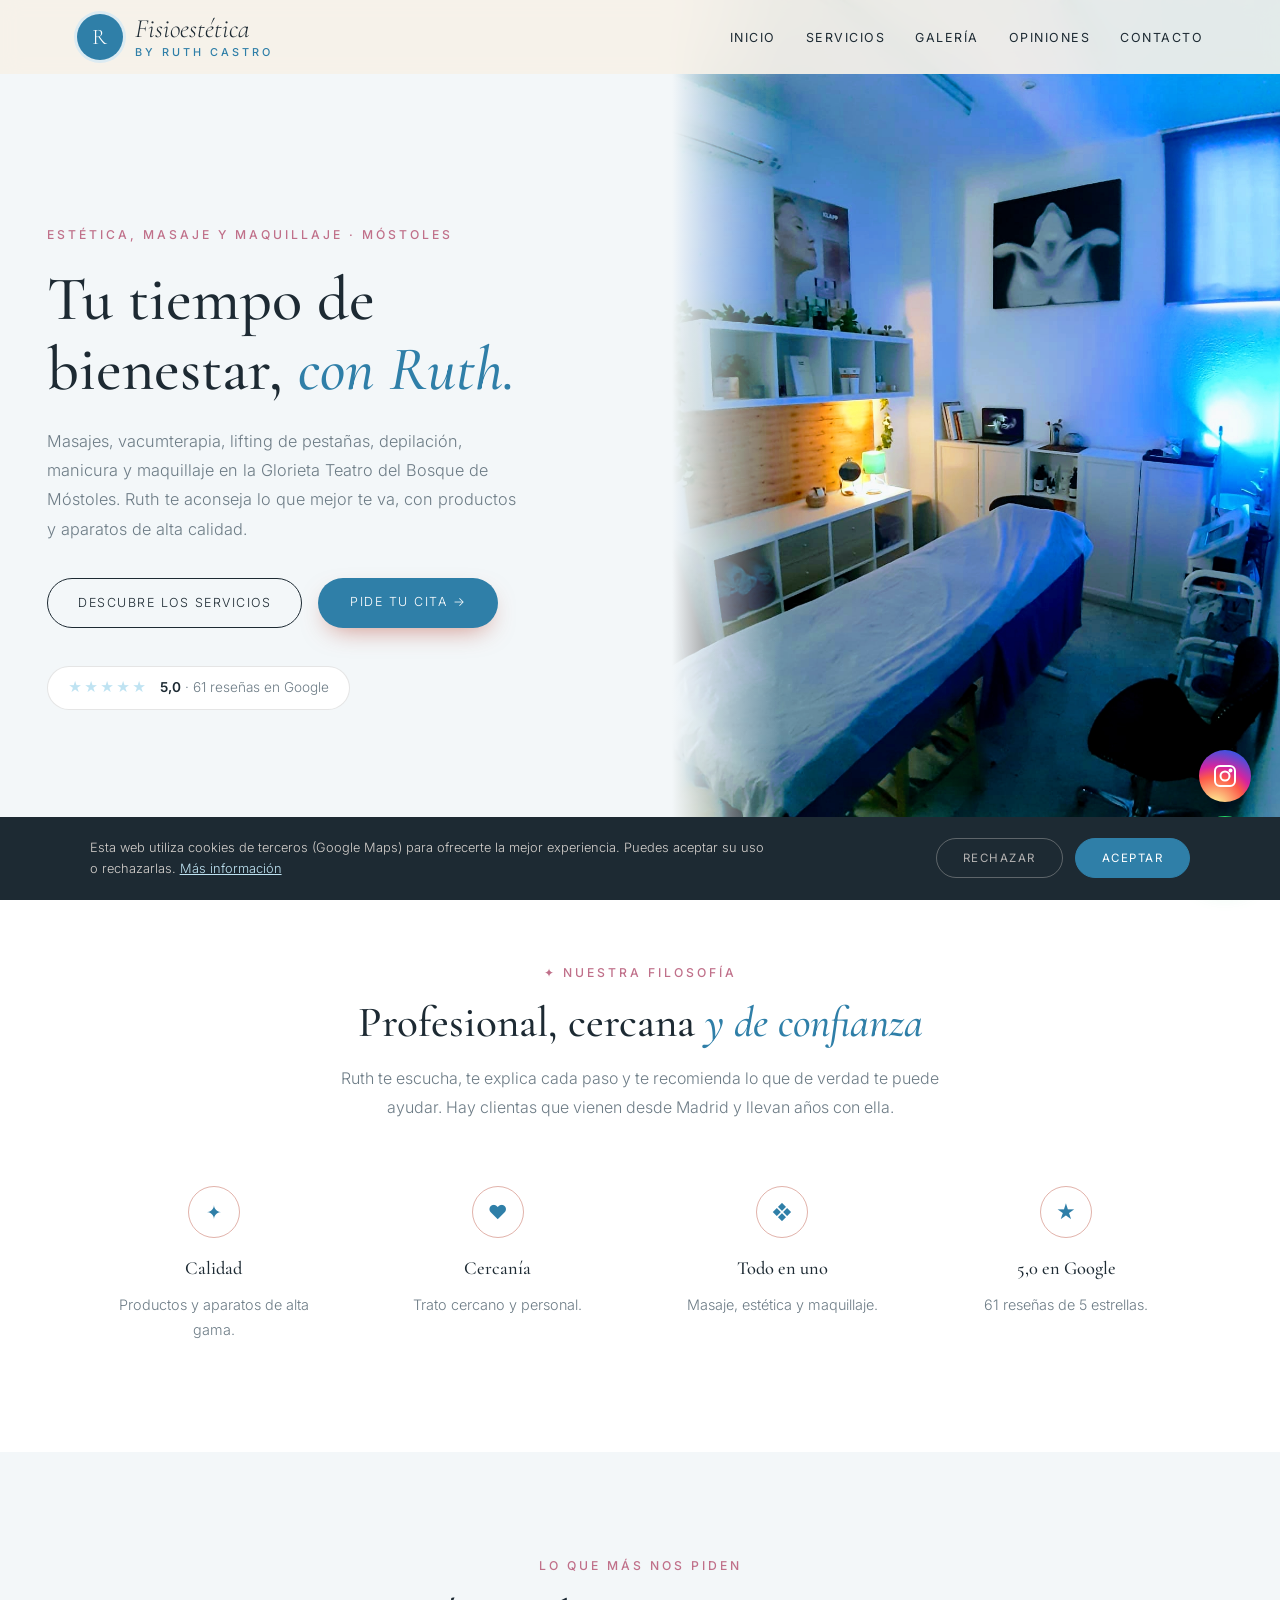
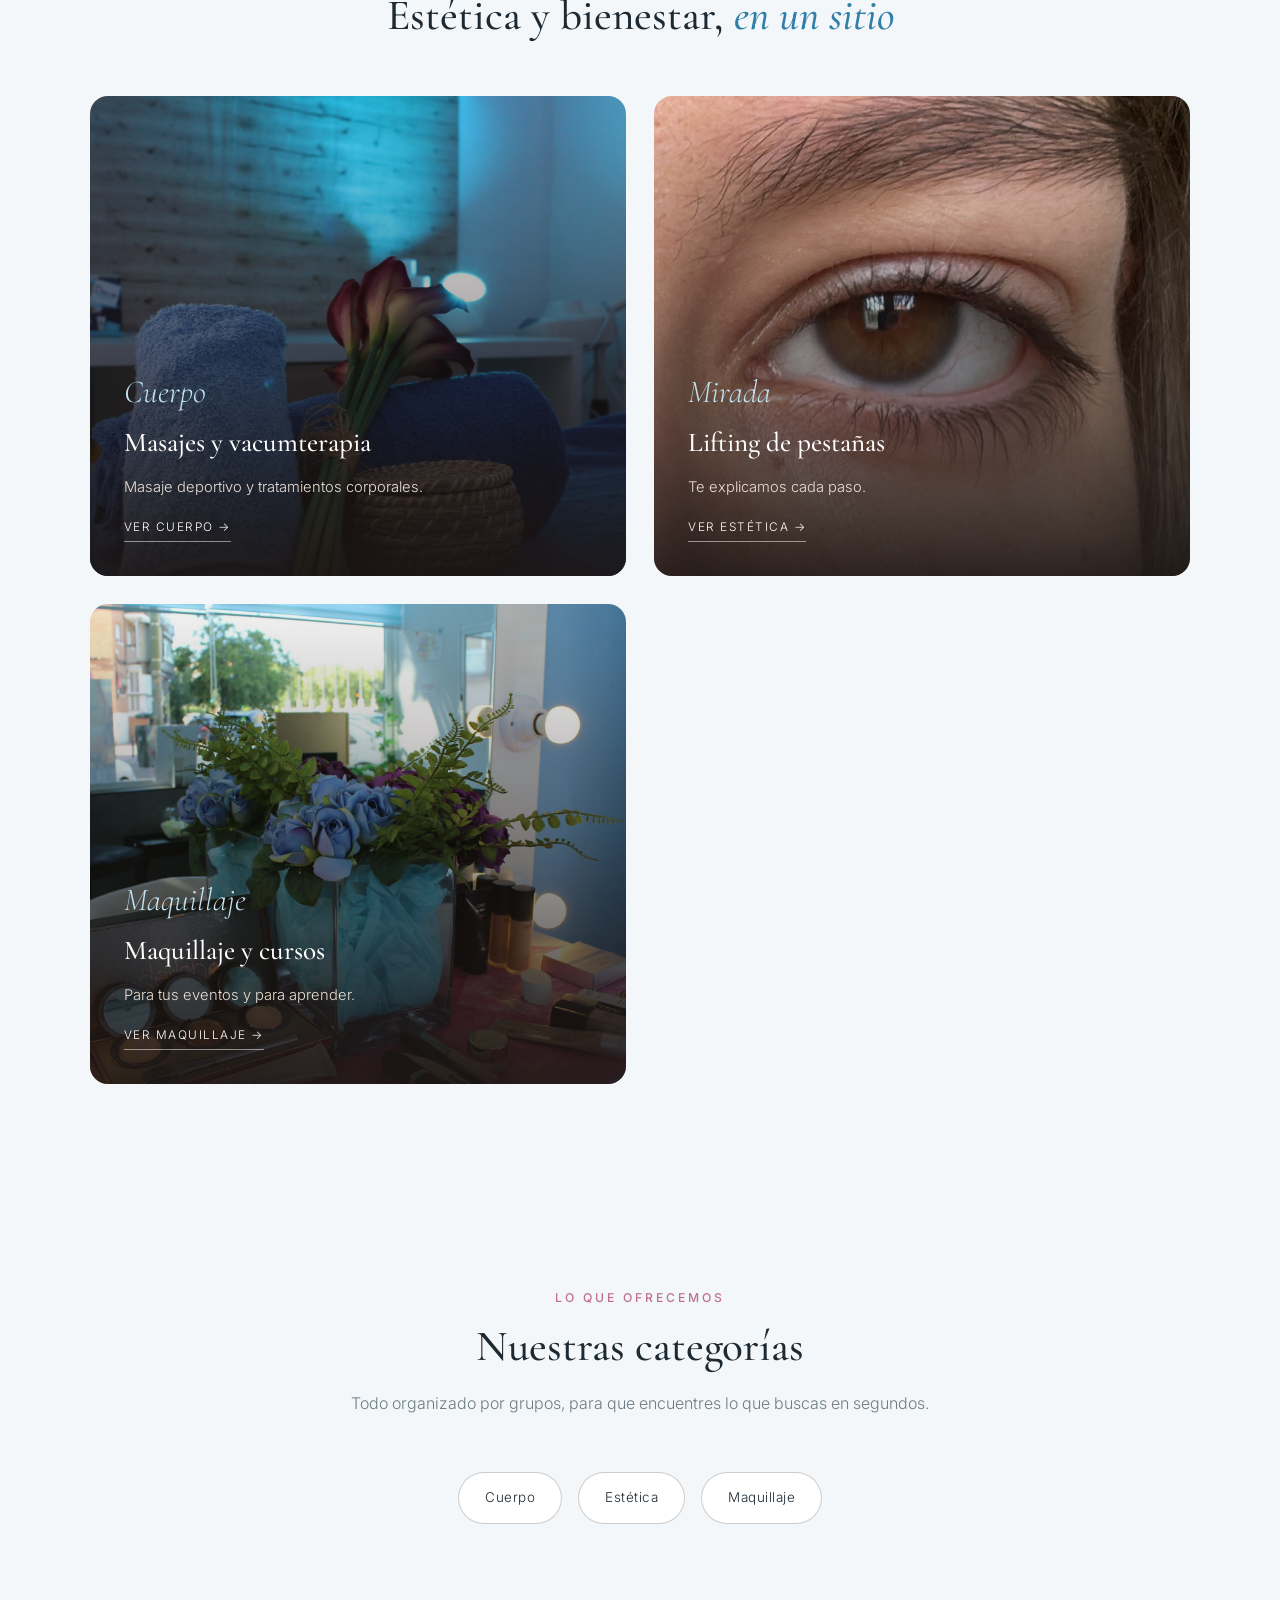
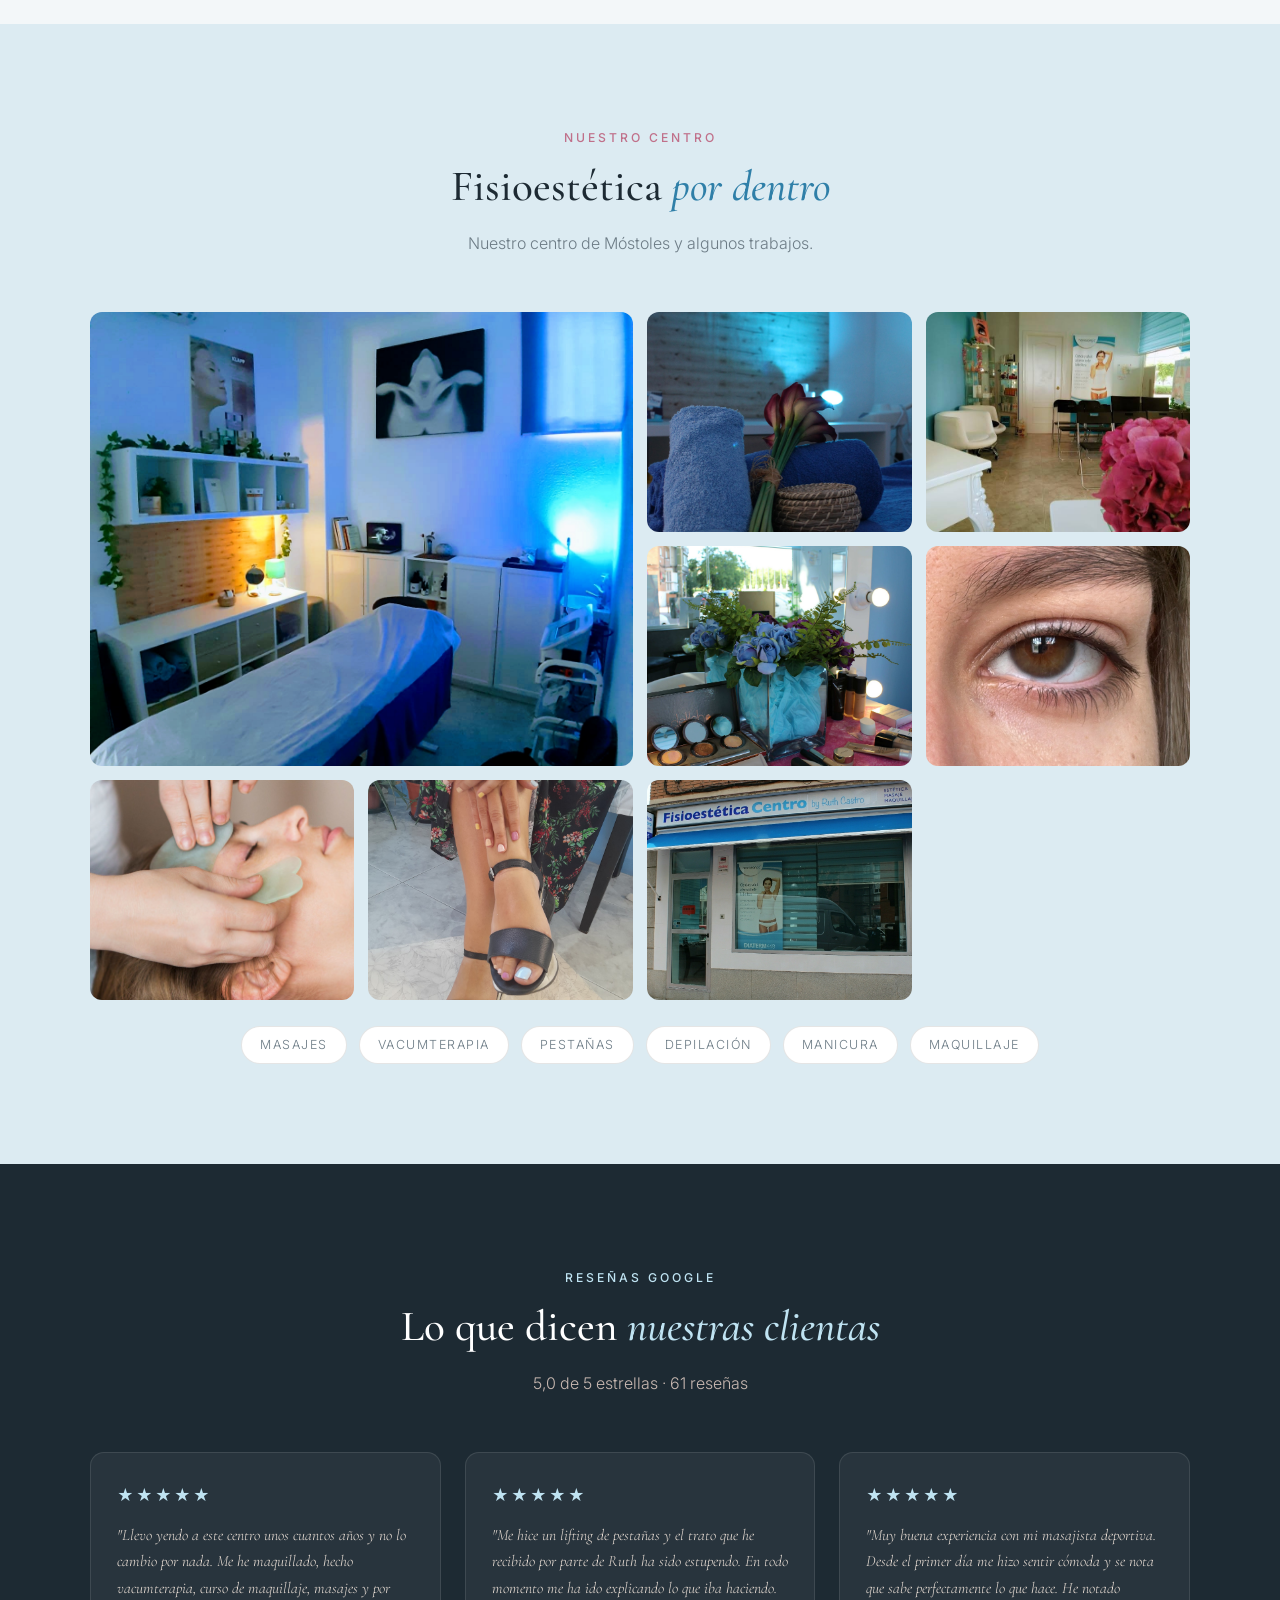
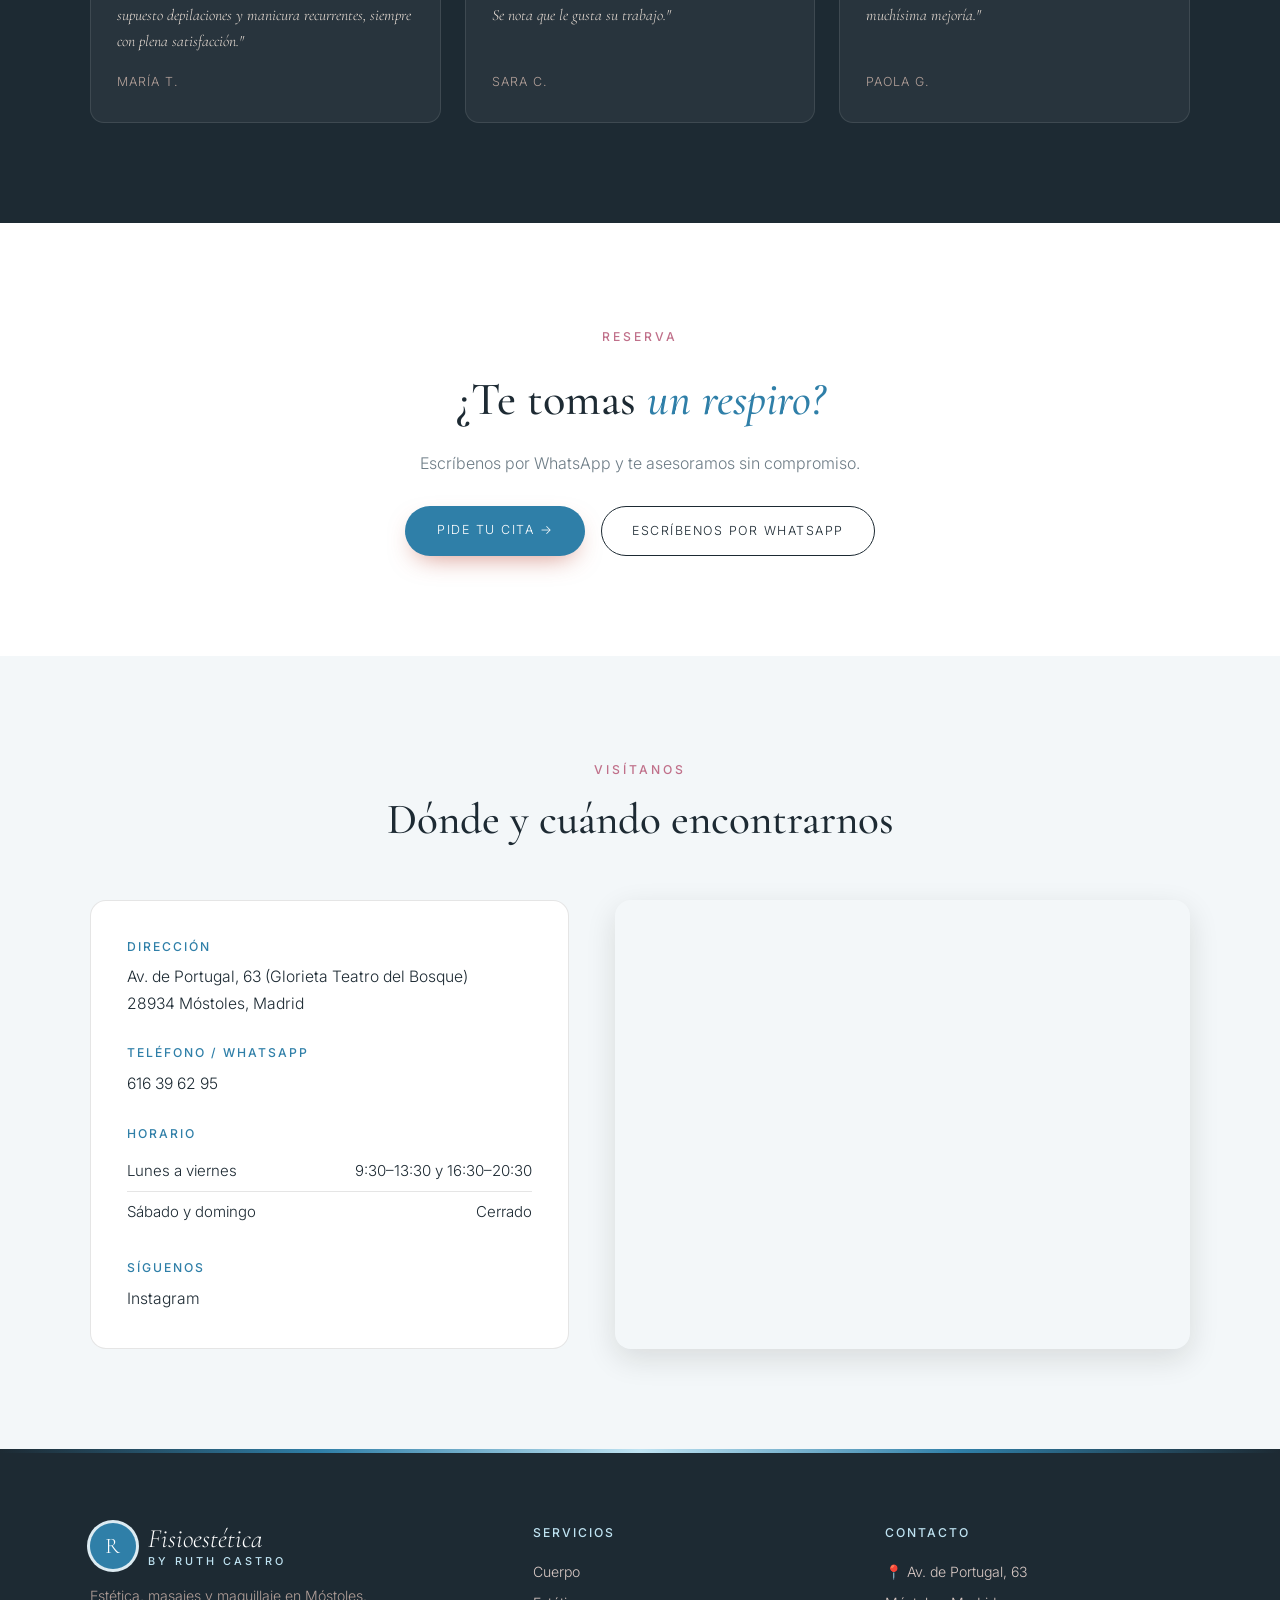
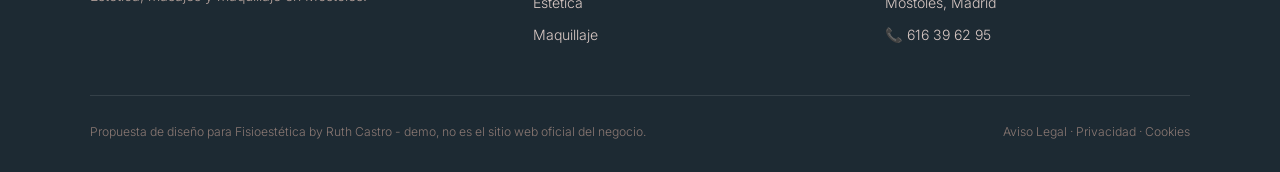
<file: index.html>
<!DOCTYPE html>
<html lang="es">
<head>
<meta charset="UTF-8">
<meta name="viewport" content="width=device-width, initial-scale=1.0">
<title>Fisioestética by Ruth Castro — Estética, masajes y maquillaje en Móstoles</title>
<meta name="description" content="Fisioestética by Ruth Castro, centro de estética en Av. de Portugal 63 (Glorieta Teatro del Bosque), Móstoles. Masajes, vacumterapia, lifting de pestañas, depilación, manicura y maquillaje. 5,0★ con 61 reseñas en Google.">
<meta name="theme-color" content="#1d2a33">
<meta property="og:title" content="Fisioestética by Ruth Castro · Móstoles">
<meta property="og:image" content="maps_03.jpg">

<link rel="preconnect" href="https://fonts.googleapis.com"><link rel="preconnect" href="https://fonts.gstatic.com" crossorigin><link href="https://fonts.googleapis.com/css2?family=Cormorant+Garamond:ital,wght@0,500;0,600;1,500&family=Inter:wght@300;400;500;600&display=swap" rel="stylesheet">
<link rel="stylesheet" href="styles.css">
</head>
<body>

<header id="header">
  <a href="index.html" class="logo" aria-label="Fisioestética by Ruth Castro, inicio"><span class="logo-mark">R</span><span class="logo-text"><span class="script">Fisioestética</span><small>by Ruth Castro</small></span></a>
  <nav id="nav" aria-label="Navegación principal"><ul><li><a href="index.html#inicio">Inicio</a></li><li><a href="servicios.html">Servicios</a></li><li><a href="index.html#galeria">Galería</a></li><li><a href="index.html#opiniones">Opiniones</a></li><li><a href="index.html#contacto">Contacto</a></li></ul></nav><button class="nav-toggle" id="navToggle" aria-label="Abrir menú">☰</button>
</header>

<section class="hero" id="inicio">
  <div class="hero-text">
    <span class="eyebrow">Estética, masaje y maquillaje · Móstoles</span>
    <h1>Tu tiempo de bienestar, <em>con Ruth.</em></h1>
    <p>Masajes, vacumterapia, lifting de pestañas, depilación, manicura y maquillaje en la Glorieta Teatro del Bosque de Móstoles. Ruth te aconseja lo que mejor te va, con productos y aparatos de alta calidad.</p>
    <div class="hero-ctas">
      <a href="servicios.html" class="btn-outline">Descubre los servicios</a>
      <a href="https://wa.me/34616396295?text=Hola%2C%20he%20visto%20vuestra%20web%20y%20me%20gustar%C3%ADa%20pedir%20cita%20en%20Fisioest%C3%A9tica%20by%20Ruth%20Castro" class="btn-solid" target="_blank" rel="noopener">Pide tu cita →</a>
    </div>
    <a class="hero-rating" href="https://www.google.com/maps/search/?api=1&query=Fisioest%C3%A9tica+by+Ruth+Castro,+Avenida+de+Portugal+63,+Mostoles" target="_blank" rel="noopener"><span class="stars">★★★★★</span><span><strong>5,0</strong> · 61 reseñas en Google</span></a>
  </div>
  <div class="hero-img"><img src="maps_03.jpg" alt="Cabina de tratamientos de Fisioestética by Ruth Castro en Móstoles" style="object-position:center 50%;"></div>
</section>

<section class="trust">
  <div class="section-head">
    <span class="eyebrow">✦ Nuestra filosofía</span>
    <h2>Profesional, cercana <em>y de confianza</em></h2>
    <p>Ruth te escucha, te explica cada paso y te recomienda lo que de verdad te puede ayudar. Hay clientas que vienen desde Madrid y llevan años con ella.</p>
  </div>
  <div class="trust-grid">
    <div class="trust-card"><span class="trust-ic">✦</span><h3>Calidad</h3><p>Productos y aparatos de alta gama.</p></div>
    <div class="trust-card"><span class="trust-ic">♥</span><h3>Cercanía</h3><p>Trato cercano y personal.</p></div>
    <div class="trust-card"><span class="trust-ic">❖</span><h3>Todo en uno</h3><p>Masaje, estética y maquillaje.</p></div>
    <div class="trust-card"><span class="trust-ic">★</span><h3>5,0 en Google</h3><p>61 reseñas de 5 estrellas.</p></div>
  </div>
</section>

<section class="worlds">
  <div class="section-head">
    <span class="eyebrow">Lo que más nos piden</span>
    <h2>Estética y bienestar, <em>en un sitio</em></h2>
  </div>
  <div class="worlds-grid">
    <a href="servicios.html#cuerpo" class="world-card"><img src="maps_10.jpg" alt="Masajes y vacumterapia"><div class="world-text"><span class="script">Cuerpo</span><h3>Masajes y vacumterapia</h3><p>Masaje deportivo y tratamientos corporales.</p><span class="world-link">Ver cuerpo →</span></div></a>
    <a href="servicios.html#estetica" class="world-card"><img src="maps_02.jpg" alt="Lifting de pestañas"><div class="world-text"><span class="script">Mirada</span><h3>Lifting de pestañas</h3><p>Te explicamos cada paso.</p><span class="world-link">Ver estética →</span></div></a>
    <a href="servicios.html#maquillaje" class="world-card"><img src="maps_07.jpg" alt="Maquillaje y cursos"><div class="world-text"><span class="script">Maquillaje</span><h3>Maquillaje y cursos</h3><p>Para tus eventos y para aprender.</p><span class="world-link">Ver maquillaje →</span></div></a>
  </div>
</section>

<section>
  <div class="section-head">
    <span class="eyebrow">Lo que ofrecemos</span>
    <h2>Nuestras categorías</h2>
    <p>Todo organizado por grupos, para que encuentres lo que buscas en segundos.</p>
  </div>
  <div class="cat-pills">
    <a href="servicios.html#cuerpo" class="cat-pill">Cuerpo</a>
    <a href="servicios.html#estetica" class="cat-pill">Estética</a>
    <a href="servicios.html#maquillaje" class="cat-pill">Maquillaje</a>
  </div>
</section>

<section class="gallery-wrap" id="galeria">
  <div class="section-head">
    <span class="eyebrow">Nuestro centro</span>
    <h2>Fisioestética <em>por dentro</em></h2>
    <p>Nuestro centro de Móstoles y algunos trabajos.</p>
  </div>
  <div class="gallery">
    <figure class="big"><img src="maps_03.jpg" alt="Cabina de tratamientos" loading="lazy"></figure>
    <figure><img src="maps_10.jpg" alt="Camilla de masajes" loading="lazy"></figure>
    <figure><img src="maps_05.jpg" alt="Recepción del centro" loading="lazy"></figure>
    <figure><img src="maps_07.jpg" alt="Tocador de maquillaje" loading="lazy"></figure>
    <figure><img src="maps_02.jpg" alt="Lifting de pestañas" loading="lazy"></figure>
    <figure><img src="maps_04.jpg" alt="Masaje facial" loading="lazy"></figure>
    <figure><img src="maps_09.jpg" alt="Manicura y pedicura" loading="lazy"></figure>
    <figure><img src="maps_01.jpg" alt="Fachada en la Avenida de Portugal" loading="lazy"></figure>
  </div>
  <div class="brands"><span>Masajes</span><span>Vacumterapia</span><span>Pestañas</span><span>Depilación</span><span>Manicura</span><span>Maquillaje</span></div>
</section>

<section class="reviews-wrap" id="opiniones">
  <div class="section-head">
    <span class="eyebrow">Reseñas Google</span>
    <h2>Lo que dicen <em>nuestras clientas</em></h2>
    <p>5,0 de 5 estrellas · 61 reseñas</p>
  </div>
  <div class="review-grid">
    <div class="review-card"><div class="stars">★★★★★</div><p>"Llevo yendo a este centro unos cuantos años y no lo cambio por nada. Me he maquillado, hecho vacumterapia, curso de maquillaje, masajes y por supuesto depilaciones y manicura recurrentes, siempre con plena satisfacción."</p><cite>María T.</cite></div>
    <div class="review-card"><div class="stars">★★★★★</div><p>"Me hice un lifting de pestañas y el trato que he recibido por parte de Ruth ha sido estupendo. En todo momento me ha ido explicando lo que iba haciendo. Se nota que le gusta su trabajo."</p><cite>Sara C.</cite></div>
    <div class="review-card"><div class="stars">★★★★★</div><p>"Muy buena experiencia con mi masajista deportiva. Desde el primer día me hizo sentir cómoda y se nota que sabe perfectamente lo que hace. He notado muchísima mejoría."</p><cite>Paola G.</cite></div>
  </div>
</section>

<section class="cta-section">
  <span class="eyebrow">Reserva</span>
  <h2>¿Te tomas <em>un respiro?</em></h2>
  <p>Escríbenos por WhatsApp y te asesoramos sin compromiso.</p>
  <div class="cta-row">
    <a href="https://wa.me/34616396295?text=Hola%2C%20he%20visto%20vuestra%20web%20y%20me%20gustar%C3%ADa%20pedir%20cita%20en%20Fisioest%C3%A9tica%20by%20Ruth%20Castro" class="btn-solid" target="_blank" rel="noopener">Pide tu cita →</a>
    <a href="https://wa.me/34616396295?text=Hola%2C%20he%20visto%20vuestra%20web%20y%20me%20gustar%C3%ADa%20pedir%20cita%20en%20Fisioest%C3%A9tica%20by%20Ruth%20Castro" class="btn-outline" target="_blank" rel="noopener">Escríbenos por WhatsApp</a>
  </div>
</section>

<section class="contact-section" id="contacto">
  <div class="section-head">
    <span class="eyebrow">Visítanos</span>
    <h2>Dónde y cuándo encontrarnos</h2>
  </div>
  <div class="contact-grid">
    <div class="contact-info">
      <div class="contact-block"><h3>Dirección</h3><p>Av. de Portugal, 63 (Glorieta Teatro del Bosque)<br>28934 Móstoles, Madrid</p></div>
      <div class="contact-block"><h3>Teléfono / WhatsApp</h3><p><a href="tel:+34616396295">616 39 62 95</a></p></div>
      <div class="contact-block"><h3>Horario</h3><ul class="hours-list"><li><span>Lunes a viernes</span><span>9:30–13:30 y 16:30–20:30</span></li><li><span>Sábado y domingo</span><span>Cerrado</span></li></ul></div>
      <div class="contact-block"><h3>Síguenos</h3><p><a href="https://www.instagram.com/fisioesteticamostoles/" target="_blank" rel="noopener">Instagram</a></p></div>
    </div>
    <div class="contact-map">
      <iframe title="Mapa de Fisioestética by Ruth Castro" src="https://www.google.com/maps?q=Fisioest%C3%A9tica+by+Ruth+Castro,+Avenida+de+Portugal+63,+Mostoles&output=embed" width="100%" height="100%" style="border:0;" allowfullscreen="" loading="lazy" referrerpolicy="no-referrer-when-downgrade"></iframe>
    </div>
  </div>
</section>

<footer>
  <div class="footer-grid">
    <div class="footer-brand">
      <a href="index.html" class="logo light"><span class="logo-mark">R</span><span class="logo-text"><span class="script">Fisioestética</span><small>by Ruth Castro</small></span></a>
      <p>Estética, masajes y maquillaje en Móstoles.</p>
    </div>
    <div><h4>Servicios</h4><ul><li><a href="servicios.html#cuerpo">Cuerpo</a></li><li><a href="servicios.html#estetica">Estética</a></li><li><a href="servicios.html#maquillaje">Maquillaje</a></li></ul></div>
    <div><h4>Contacto</h4><ul><li>📍 Av. de Portugal, 63</li><li>Móstoles, Madrid</li><li>📞 <a href="tel:+34616396295">616 39 62 95</a></li></ul></div>
  </div>
  <div class="footer-bottom">
    <span>Propuesta de diseño para Fisioestética by Ruth Castro - demo, no es el sitio web oficial del negocio.</span>
    <span><a href="aviso-legal.html">Aviso Legal</a> &middot; <a href="politica-privacidad.html">Privacidad</a> &middot; <a href="politica-cookies.html">Cookies</a></span>
  </div>
</footer>

<div id="cookie-banner" class="cookie-banner"><p>Esta web utiliza cookies de terceros (Google Maps) para ofrecerte la mejor experiencia. Puedes aceptar su uso o rechazarlas. <a href="politica-cookies.html">Más información</a></p><div class="cookie-actions"><button onclick="setCookieChoice('rejected')" class="ck-reject">Rechazar</button><button onclick="setCookieChoice('accepted')" class="ck-accept">Aceptar</button></div></div>
<div class="social-fabs"><a class="ig-fab" href="https://www.instagram.com/fisioesteticamostoles/" target="_blank" rel="noopener" aria-label="Visitar Instagram"><svg width="24" height="24" viewBox="0 0 24 24" fill="none" stroke="white" stroke-width="2"><rect x="2" y="2" width="20" height="20" rx="5"/><circle cx="12" cy="12" r="4.5"/><circle cx="17.5" cy="6.5" r="1" fill="white"/></svg></a><a class="wa-fab" href="https://wa.me/34616396295?text=Hola%2C%20he%20visto%20vuestra%20web%20y%20me%20gustar%C3%ADa%20pedir%20cita%20en%20Fisioest%C3%A9tica%20by%20Ruth%20Castro" target="_blank" rel="noopener" aria-label="Escribir por WhatsApp"><svg width="28" height="28" viewBox="0 0 24 24" fill="white"><path d="M17.5 14.4c-.3-.1-1.8-.9-2-1s-.5-.1-.7.1-.8 1-.9 1.2-.3.2-.6.1a8.2 8.2 0 0 1-2.4-1.5 9 9 0 0 1-1.7-2.1c-.2-.3 0-.5.1-.6l.4-.5.3-.5v-.5l-.9-2.2c-.2-.6-.5-.5-.7-.5h-.6a1.1 1.1 0 0 0-.8.4 3.4 3.4 0 0 0-1 2.5 5.9 5.9 0 0 0 1.2 3.1 13.5 13.5 0 0 0 5.2 4.6c2.6 1 2.6.7 3.1.6a2.6 2.6 0 0 0 1.7-1.2 2.1 2.1 0 0 0 .2-1.2c-.1-.1-.3-.2-.6-.3ZM12 21.8a9.8 9.8 0 0 1-5-1.4l-.4-.2-3.7 1 1-3.6-.2-.4A9.8 9.8 0 1 1 12 21.8Zm8.4-18.3A11.8 11.8 0 0 0 1.8 17.7L.2 23.8l6.3-1.6a11.8 11.8 0 0 0 5.6 1.4A11.8 11.8 0 0 0 20.4 3.5Z"/></svg></a></div>
<script src="main.js"></script>
</body>
</html>
</file>
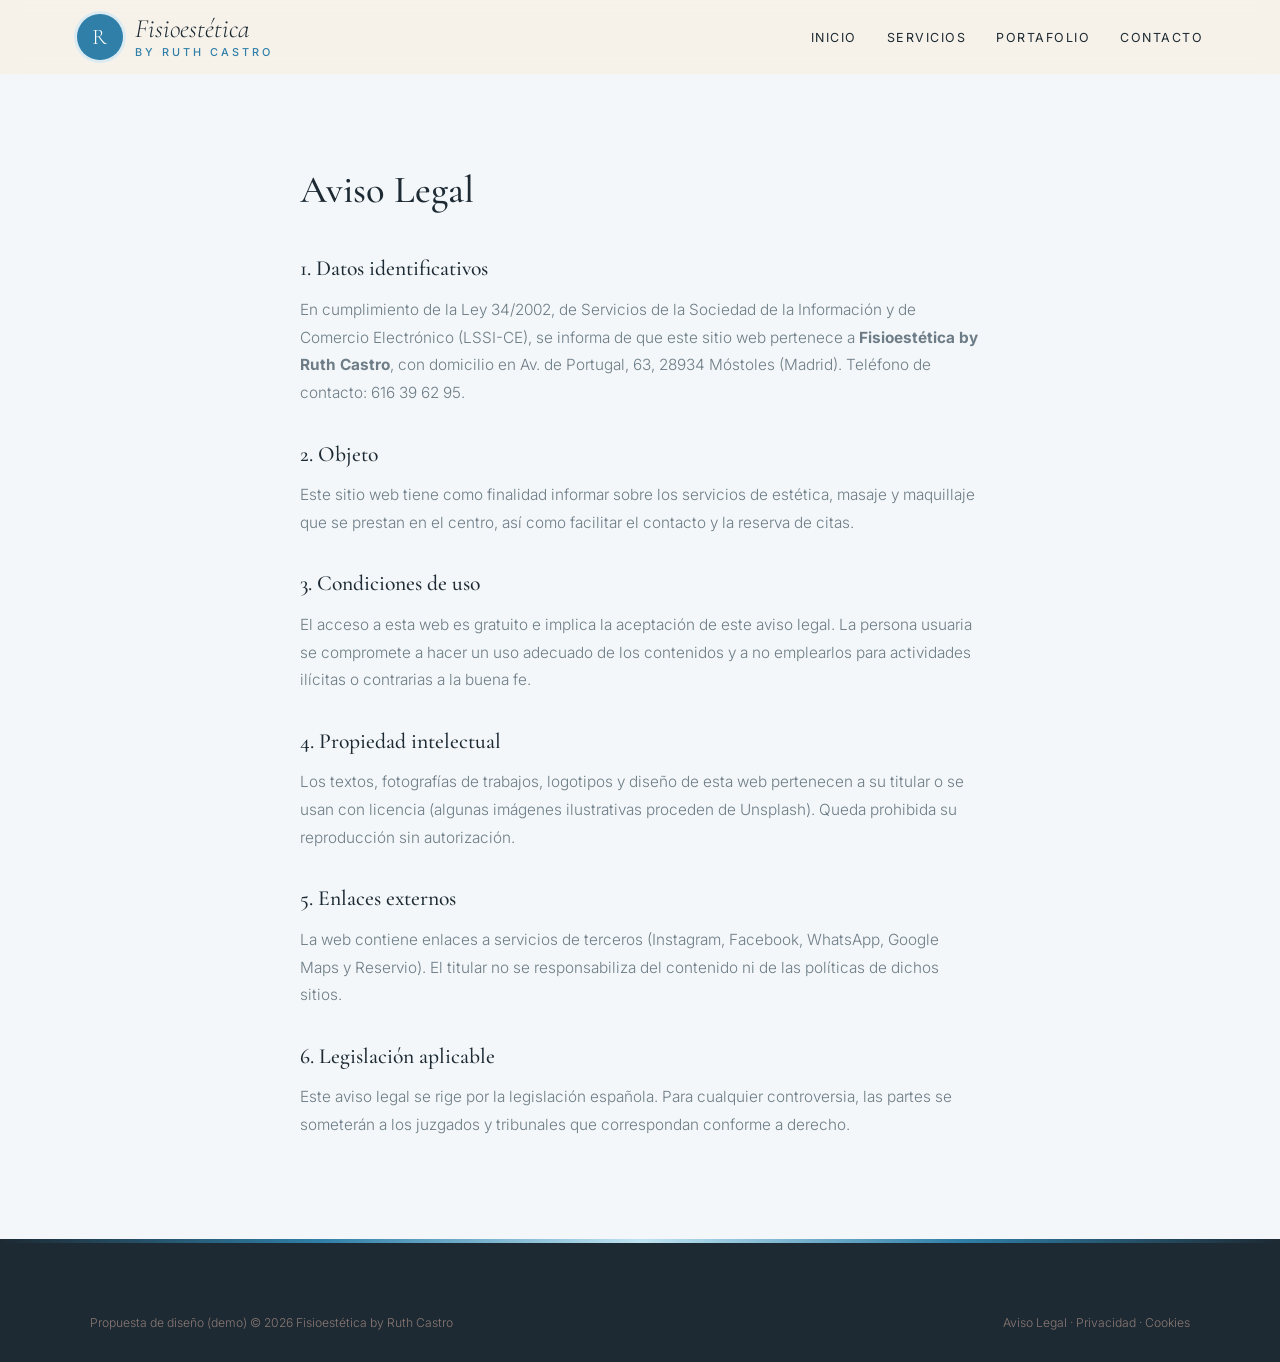
<file: aviso-legal.html>
<!DOCTYPE html>
<html lang="es">
<head>
<meta charset="UTF-8">
<meta name="viewport" content="width=device-width, initial-scale=1.0">
<title>Aviso Legal — Fisioestética by Ruth Castro</title>
<meta name="robots" content="noindex">

<link rel="preconnect" href="https://fonts.googleapis.com">
<link href="https://fonts.googleapis.com/css2?family=Cormorant+Garamond:ital,wght@0,500;0,600;1,500&family=Inter:wght@300;400;500;600&display=swap" rel="stylesheet">
<link rel="stylesheet" href="styles.css">
</head>
<body>
<header id="header" class="scrolled">
  <a href="index.html" class="logo" aria-label="Fisioestética by Ruth Castro, inicio">
    <span class="logo-mark">R</span>
    <span class="logo-text"><span class="script">Fisioestética</span><small>by Ruth Castro</small></span>
  </a>
  <nav id="nav" aria-label="Navegación principal">
    <ul>
      <li><a href="index.html#inicio">Inicio</a></li>
      <li><a href="servicios.html">Servicios</a></li>
      <li><a href="portafolio.html">Portafolio</a></li>
      <li><a href="index.html#contacto">Contacto</a></li>
    </ul>
  </nav>
  <button class="nav-toggle" id="navToggle" aria-label="Abrir menú">☰</button>
</header>
<main class="legal"><h1>Aviso Legal</h1>
<h2>1. Datos identificativos</h2>
<p>En cumplimiento de la Ley 34/2002, de Servicios de la Sociedad de la Información y de Comercio Electrónico (LSSI-CE), se informa de que este sitio web pertenece a <strong>Fisioestética by Ruth Castro</strong>, con domicilio en Av. de Portugal, 63, 28934 Móstoles (Madrid). Teléfono de contacto: 616 39 62 95.</p>
<h2>2. Objeto</h2>
<p>Este sitio web tiene como finalidad informar sobre los servicios de estética, masaje y maquillaje que se prestan en el centro, así como facilitar el contacto y la reserva de citas.</p>
<h2>3. Condiciones de uso</h2>
<p>El acceso a esta web es gratuito e implica la aceptación de este aviso legal. La persona usuaria se compromete a hacer un uso adecuado de los contenidos y a no emplearlos para actividades ilícitas o contrarias a la buena fe.</p>
<h2>4. Propiedad intelectual</h2>
<p>Los textos, fotografías de trabajos, logotipos y diseño de esta web pertenecen a su titular o se usan con licencia (algunas imágenes ilustrativas proceden de Unsplash). Queda prohibida su reproducción sin autorización.</p>
<h2>5. Enlaces externos</h2>
<p>La web contiene enlaces a servicios de terceros (Instagram, Facebook, WhatsApp, Google Maps y Reservio). El titular no se responsabiliza del contenido ni de las políticas de dichos sitios.</p>
<h2>6. Legislación aplicable</h2>
<p>Este aviso legal se rige por la legislación española. Para cualquier controversia, las partes se someterán a los juzgados y tribunales que correspondan conforme a derecho.</p></main>
<footer>
  <div class="footer-bottom" style="margin-top:0">
    <span>Propuesta de diseño (demo) © 2026 Fisioestética by Ruth Castro</span>
    <span><a href="aviso-legal.html">Aviso Legal</a> &middot; <a href="politica-privacidad.html">Privacidad</a> &middot; <a href="politica-cookies.html">Cookies</a></span>
  </div>
</footer>
<script src="main.js"></script>
</body>
</html>
</file>
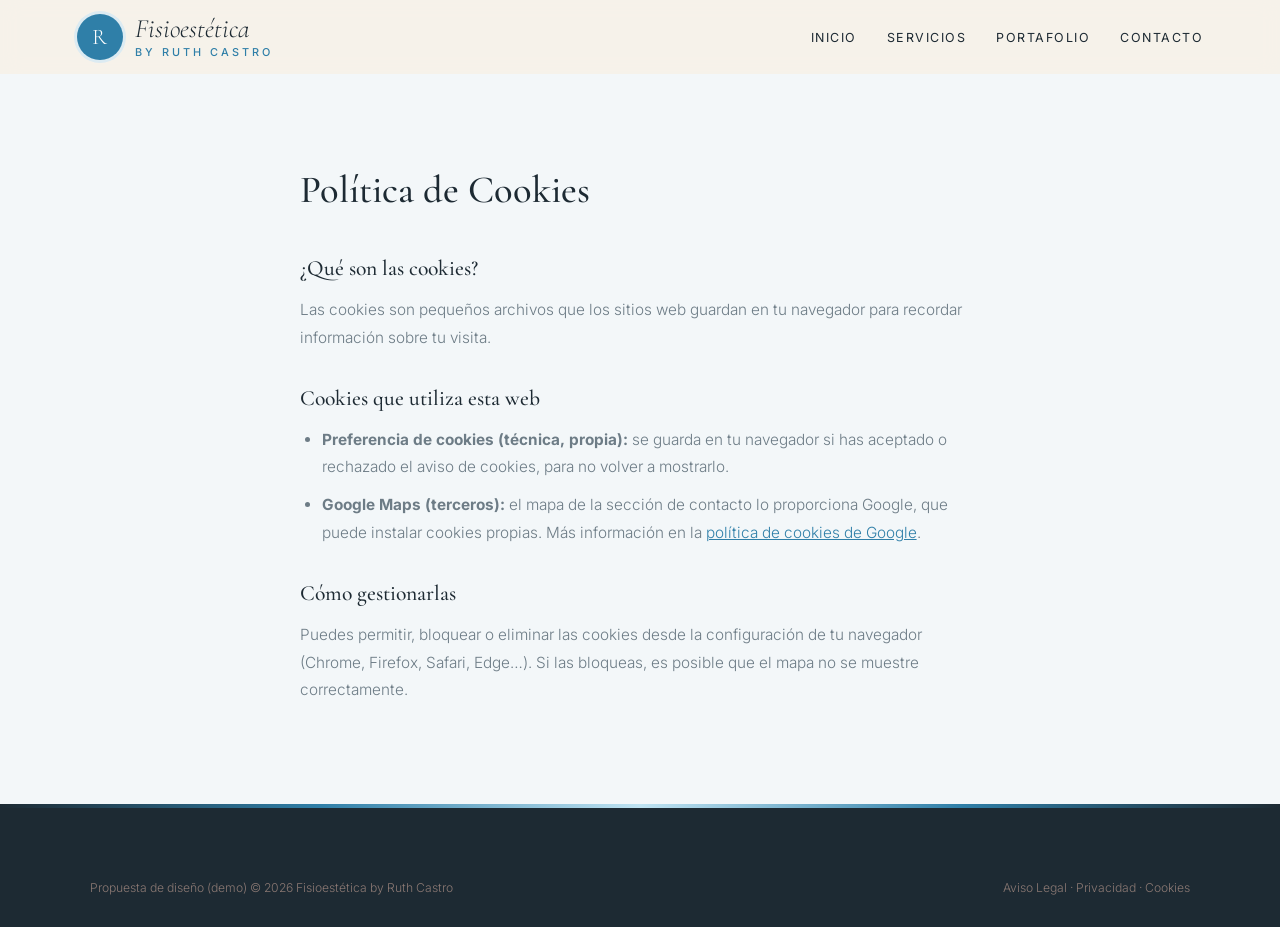
<file: politica-cookies.html>
<!DOCTYPE html>
<html lang="es">
<head>
<meta charset="UTF-8">
<meta name="viewport" content="width=device-width, initial-scale=1.0">
<title>Política de Cookies — Fisioestética by Ruth Castro</title>
<meta name="robots" content="noindex">

<link rel="preconnect" href="https://fonts.googleapis.com">
<link href="https://fonts.googleapis.com/css2?family=Cormorant+Garamond:ital,wght@0,500;0,600;1,500&family=Inter:wght@300;400;500;600&display=swap" rel="stylesheet">
<link rel="stylesheet" href="styles.css">
</head>
<body>
<header id="header" class="scrolled">
  <a href="index.html" class="logo" aria-label="Fisioestética by Ruth Castro, inicio">
    <span class="logo-mark">R</span>
    <span class="logo-text"><span class="script">Fisioestética</span><small>by Ruth Castro</small></span>
  </a>
  <nav id="nav" aria-label="Navegación principal">
    <ul>
      <li><a href="index.html#inicio">Inicio</a></li>
      <li><a href="servicios.html">Servicios</a></li>
      <li><a href="portafolio.html">Portafolio</a></li>
      <li><a href="index.html#contacto">Contacto</a></li>
    </ul>
  </nav>
  <button class="nav-toggle" id="navToggle" aria-label="Abrir menú">☰</button>
</header>
<main class="legal"><h1>Política de Cookies</h1>
<h2>¿Qué son las cookies?</h2>
<p>Las cookies son pequeños archivos que los sitios web guardan en tu navegador para recordar información sobre tu visita.</p>
<h2>Cookies que utiliza esta web</h2>
<ul>
<li><strong>Preferencia de cookies (técnica, propia):</strong> se guarda en tu navegador si has aceptado o rechazado el aviso de cookies, para no volver a mostrarlo.</li>
<li><strong>Google Maps (terceros):</strong> el mapa de la sección de contacto lo proporciona Google, que puede instalar cookies propias. Más información en la <a href="https://policies.google.com/technologies/cookies" target="_blank" rel="noopener">política de cookies de Google</a>.</li>
</ul>
<h2>Cómo gestionarlas</h2>
<p>Puedes permitir, bloquear o eliminar las cookies desde la configuración de tu navegador (Chrome, Firefox, Safari, Edge…). Si las bloqueas, es posible que el mapa no se muestre correctamente.</p></main>
<footer>
  <div class="footer-bottom" style="margin-top:0">
    <span>Propuesta de diseño (demo) © 2026 Fisioestética by Ruth Castro</span>
    <span><a href="aviso-legal.html">Aviso Legal</a> &middot; <a href="politica-privacidad.html">Privacidad</a> &middot; <a href="politica-cookies.html">Cookies</a></span>
  </div>
</footer>
<script src="main.js"></script>
</body>
</html>
</file>
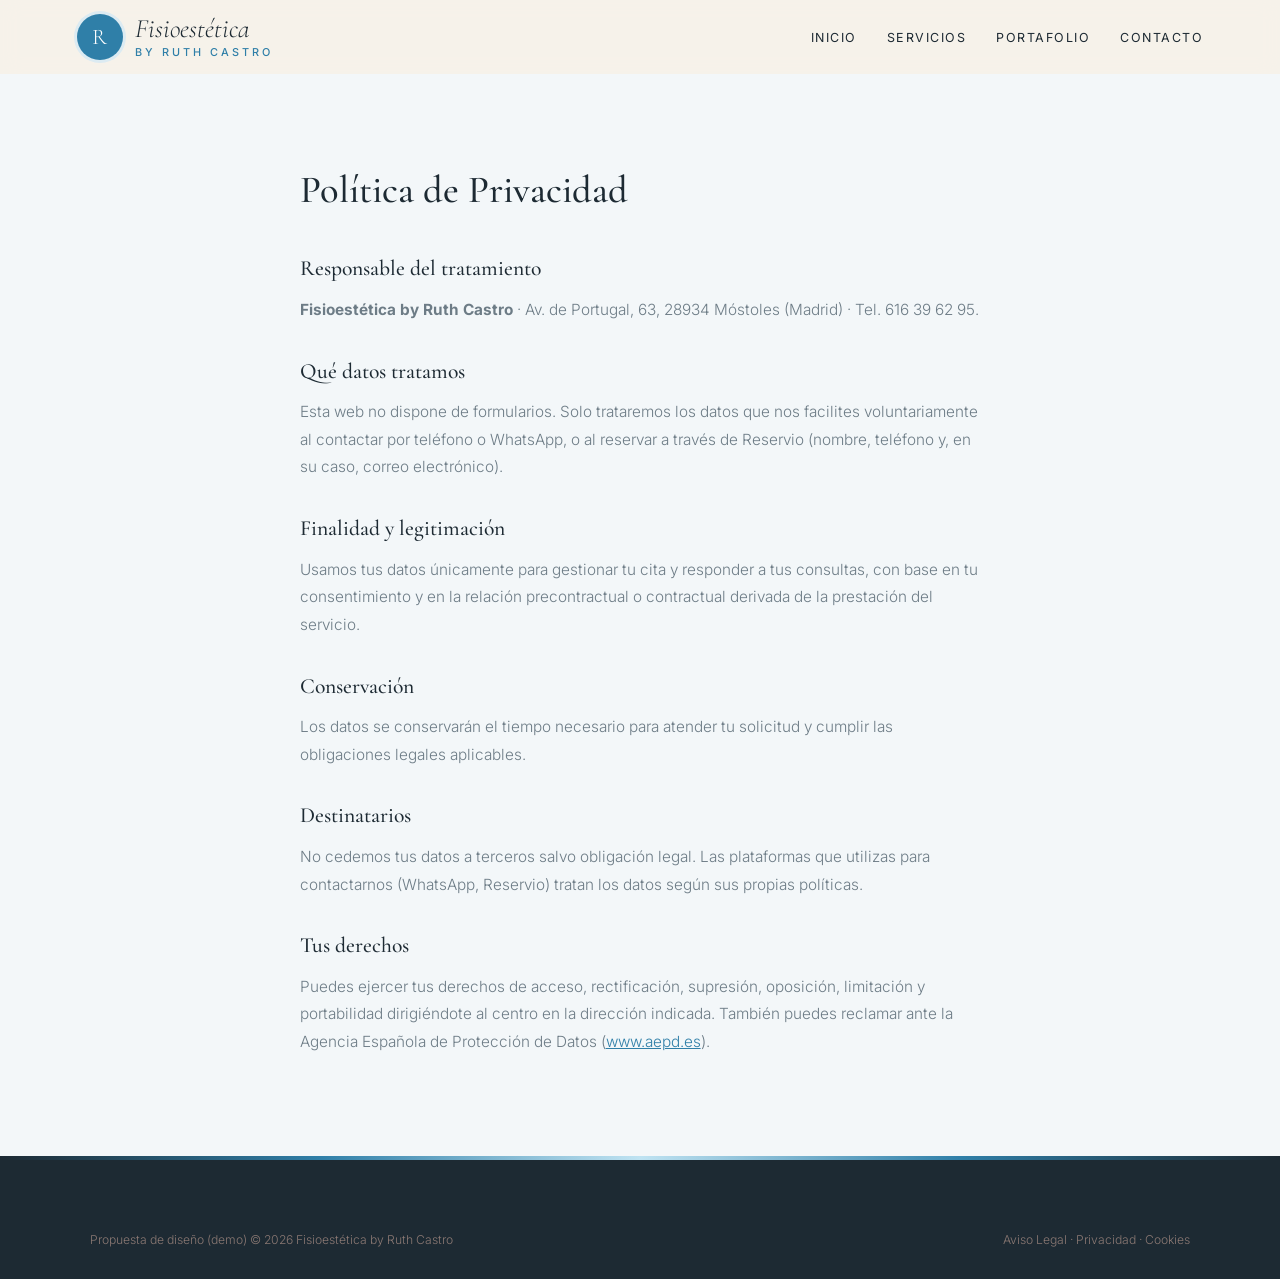
<file: politica-privacidad.html>
<!DOCTYPE html>
<html lang="es">
<head>
<meta charset="UTF-8">
<meta name="viewport" content="width=device-width, initial-scale=1.0">
<title>Política de Privacidad — Fisioestética by Ruth Castro</title>
<meta name="robots" content="noindex">

<link rel="preconnect" href="https://fonts.googleapis.com">
<link href="https://fonts.googleapis.com/css2?family=Cormorant+Garamond:ital,wght@0,500;0,600;1,500&family=Inter:wght@300;400;500;600&display=swap" rel="stylesheet">
<link rel="stylesheet" href="styles.css">
</head>
<body>
<header id="header" class="scrolled">
  <a href="index.html" class="logo" aria-label="Fisioestética by Ruth Castro, inicio">
    <span class="logo-mark">R</span>
    <span class="logo-text"><span class="script">Fisioestética</span><small>by Ruth Castro</small></span>
  </a>
  <nav id="nav" aria-label="Navegación principal">
    <ul>
      <li><a href="index.html#inicio">Inicio</a></li>
      <li><a href="servicios.html">Servicios</a></li>
      <li><a href="portafolio.html">Portafolio</a></li>
      <li><a href="index.html#contacto">Contacto</a></li>
    </ul>
  </nav>
  <button class="nav-toggle" id="navToggle" aria-label="Abrir menú">☰</button>
</header>
<main class="legal"><h1>Política de Privacidad</h1>
<h2>Responsable del tratamiento</h2>
<p><strong>Fisioestética by Ruth Castro</strong> · Av. de Portugal, 63, 28934 Móstoles (Madrid) · Tel. 616 39 62 95.</p>
<h2>Qué datos tratamos</h2>
<p>Esta web no dispone de formularios. Solo trataremos los datos que nos facilites voluntariamente al contactar por teléfono o WhatsApp, o al reservar a través de Reservio (nombre, teléfono y, en su caso, correo electrónico).</p>
<h2>Finalidad y legitimación</h2>
<p>Usamos tus datos únicamente para gestionar tu cita y responder a tus consultas, con base en tu consentimiento y en la relación precontractual o contractual derivada de la prestación del servicio.</p>
<h2>Conservación</h2>
<p>Los datos se conservarán el tiempo necesario para atender tu solicitud y cumplir las obligaciones legales aplicables.</p>
<h2>Destinatarios</h2>
<p>No cedemos tus datos a terceros salvo obligación legal. Las plataformas que utilizas para contactarnos (WhatsApp, Reservio) tratan los datos según sus propias políticas.</p>
<h2>Tus derechos</h2>
<p>Puedes ejercer tus derechos de acceso, rectificación, supresión, oposición, limitación y portabilidad dirigiéndote al centro en la dirección indicada. También puedes reclamar ante la Agencia Española de Protección de Datos (<a href="https://www.aepd.es" target="_blank" rel="noopener">www.aepd.es</a>).</p></main>
<footer>
  <div class="footer-bottom" style="margin-top:0">
    <span>Propuesta de diseño (demo) © 2026 Fisioestética by Ruth Castro</span>
    <span><a href="aviso-legal.html">Aviso Legal</a> &middot; <a href="politica-privacidad.html">Privacidad</a> &middot; <a href="politica-cookies.html">Cookies</a></span>
  </div>
</footer>
<script src="main.js"></script>
</body>
</html>
</file>
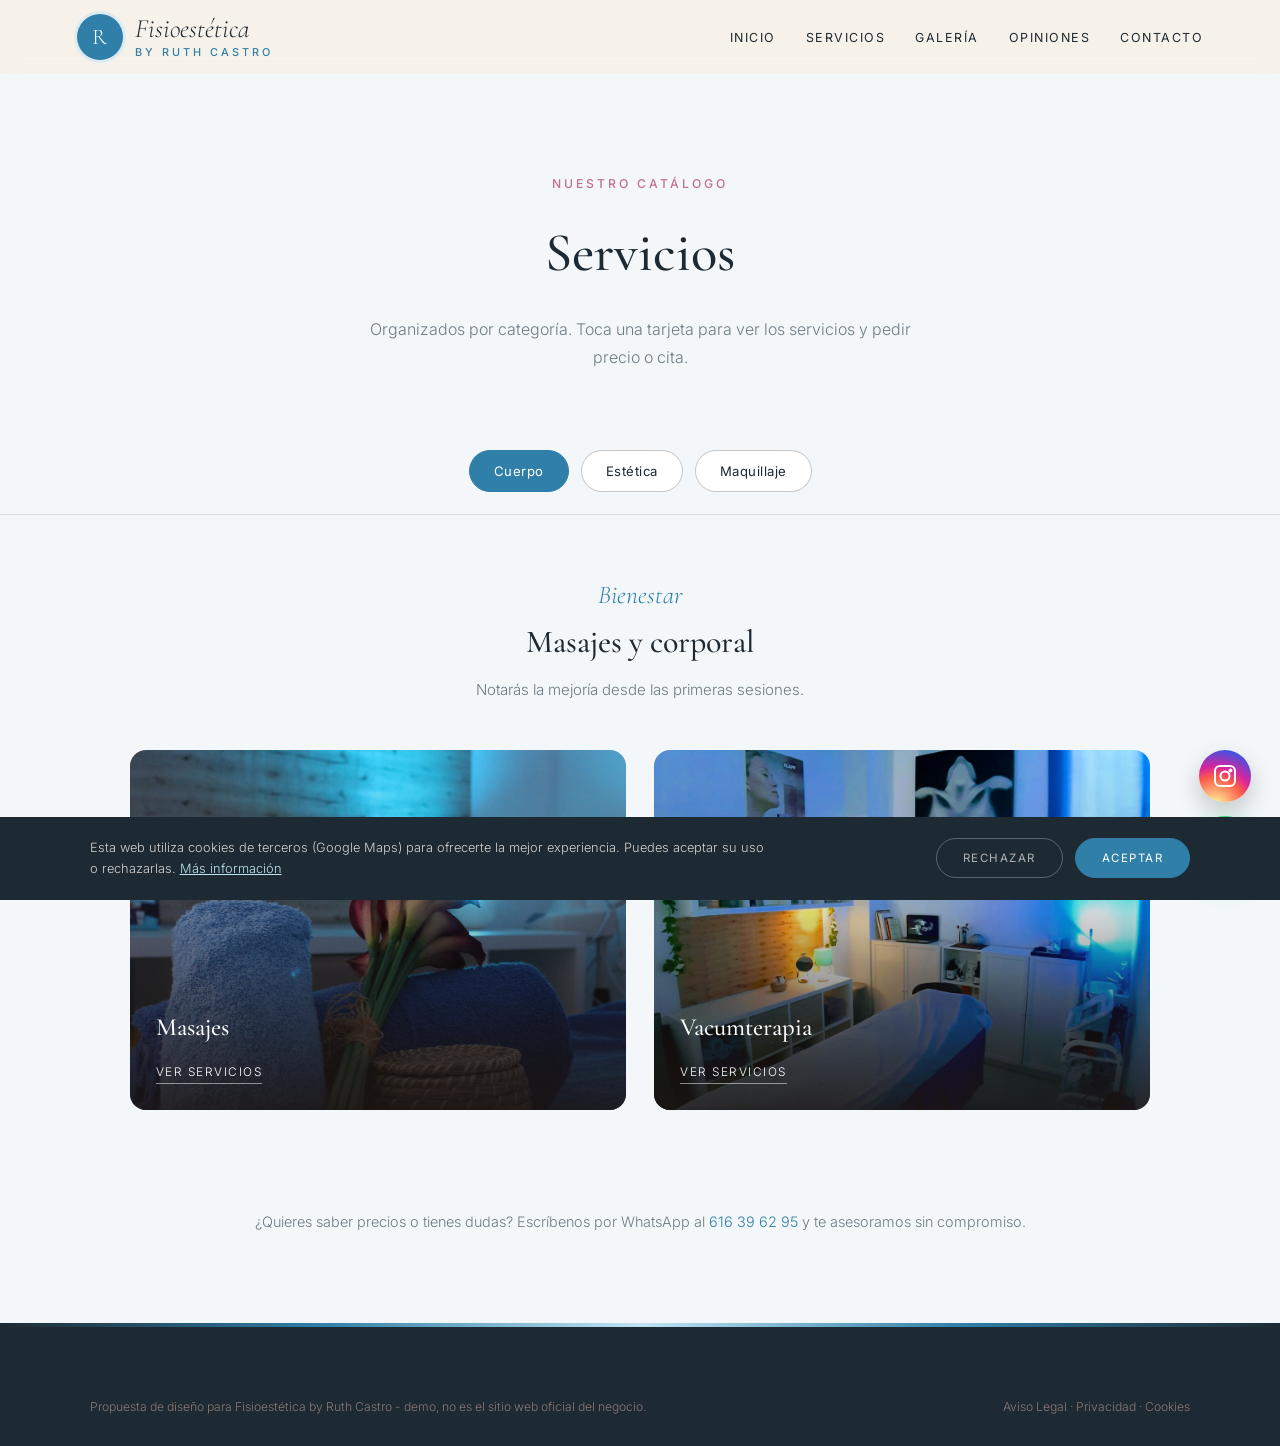
<file: servicios.html>
<!DOCTYPE html>
<html lang="es">
<head>
<meta charset="UTF-8">
<meta name="viewport" content="width=device-width, initial-scale=1.0">
<title>Servicios — Fisioestética by Ruth Castro · Móstoles</title>
<meta name="description" content="Servicios de Fisioestética by Ruth Castro en Móstoles.">

<link rel="preconnect" href="https://fonts.googleapis.com"><link rel="preconnect" href="https://fonts.gstatic.com" crossorigin><link href="https://fonts.googleapis.com/css2?family=Cormorant+Garamond:ital,wght@0,500;0,600;1,500&family=Inter:wght@300;400;500;600&display=swap" rel="stylesheet">
<link rel="stylesheet" href="styles.css">
</head>
<body>

<header id="header" class="scrolled">
  <a href="index.html" class="logo" aria-label="Fisioestética by Ruth Castro, inicio"><span class="logo-mark">R</span><span class="logo-text"><span class="script">Fisioestética</span><small>by Ruth Castro</small></span></a>
  <nav id="nav" aria-label="Navegación principal"><ul><li><a href="index.html#inicio">Inicio</a></li><li><a href="servicios.html">Servicios</a></li><li><a href="index.html#galeria">Galería</a></li><li><a href="index.html#opiniones">Opiniones</a></li><li><a href="index.html#contacto">Contacto</a></li></ul></nav><button class="nav-toggle" id="navToggle" aria-label="Abrir menú">☰</button>
</header>

<div class="page-hero">
  <span class="eyebrow">Nuestro catálogo</span>
  <h1>Servicios</h1>
  <p>Organizados por categoría. Toca una tarjeta para ver los servicios y pedir precio o cita.</p>
</div>

<div class="tabs">
  <button class="tab-btn active" data-tab="cuerpo">Cuerpo</button>
  <button class="tab-btn" data-tab="estetica">Estética</button>
  <button class="tab-btn" data-tab="maquillaje">Maquillaje</button>
  
</div>

<div class="tab-panel active" id="cuerpo">
  <div class="tab-intro"><span class="script">Bienestar</span><h2>Masajes y corporal</h2><p>Notarás la mejoría desde las primeras sesiones.</p></div>
  <div class="cat-grid">
    <div class="cat-card" onclick="openModal('masajes')"><img src="maps_10.jpg" alt="Masajes" loading="lazy"><div class="cat-card-text"><h3>Masajes</h3><span>Ver servicios</span></div></div>
    <div class="cat-card" onclick="openModal('vacum')"><img src="maps_03.jpg" alt="Vacumterapia" loading="lazy"><div class="cat-card-text"><h3>Vacumterapia</h3><span>Ver servicios</span></div></div>
  </div>
</div>

<div class="tab-panel" id="estetica">
  <div class="tab-intro"><span class="script">Belleza</span><h2>Estética</h2><p>Cuidado de mirada, piel y manos.</p></div>
  <div class="cat-grid">
    <div class="cat-card" onclick="openModal('pestanas')"><img src="maps_02.jpg" alt="Lifting de pestañas" loading="lazy"><div class="cat-card-text"><h3>Lifting de pestañas</h3><span>Ver servicios</span></div></div>
    <div class="cat-card" onclick="openModal('depilacion')"><img src="maps_05.jpg" alt="Depilación" loading="lazy"><div class="cat-card-text"><h3>Depilación</h3><span>Ver servicios</span></div></div>
    <div class="cat-card" onclick="openModal('manicura')"><img src="maps_09.jpg" alt="Manicura y pedicura" loading="lazy"><div class="cat-card-text"><h3>Manicura y pedicura</h3><span>Ver servicios</span></div></div>
  </div>
</div>

<div class="tab-panel" id="maquillaje">
  <div class="tab-intro"><span class="script">Maquillaje</span><h2>Maquillaje</h2><p>Para tus eventos o para aprender a maquillarte.</p></div>
  <div class="cat-grid">
    <div class="cat-card" onclick="openModal('maquillaje')"><img src="maps_07.jpg" alt="Maquillaje" loading="lazy"><div class="cat-card-text"><h3>Maquillaje</h3><span>Ver servicios</span></div></div>
    <div class="cat-card" onclick="openModal('curso')"><img src="maps_07.jpg" alt="Curso de maquillaje" loading="lazy"><div class="cat-card-text"><h3>Curso de maquillaje</h3><span>Ver servicios</span></div></div>
  </div>
</div>


<p class="services-note">¿Quieres saber precios o tienes dudas? Escríbenos por WhatsApp al <a href="https://wa.me/34616396295" target="_blank" rel="noopener" style="color:var(--red)">616 39 62 95</a> y te asesoramos sin compromiso.</p>

<div class="modal-overlay" id="modal-masajes"><div class="modal">
  <button class="modal-close" onclick="closeModal('masajes')" aria-label="Cerrar">×</button>
  <h3>Masajes</h3><p class="modal-sub">Deportivo y relajante</p>
  <div class="svc-row"><div><div class="svc-name">Masaje deportivo</div><span class="svc-desc"></span></div><div class="svc-price">Consultar</div></div>
  <div class="svc-row"><div><div class="svc-name">Masajes</div><span class="svc-desc"></span></div><div class="svc-price">Consultar</div></div>
  <a class="modal-cta alt" href="https://wa.me/34616396295?text=Hola%2C%20quiero%20informaci%C3%B3n%20sobre%20masajes" target="_blank" rel="noopener">Pedir cita por WhatsApp</a>
</div></div>

<div class="modal-overlay" id="modal-vacum"><div class="modal">
  <button class="modal-close" onclick="closeModal('vacum')" aria-label="Cerrar">×</button>
  <h3>Vacumterapia</h3><p class="modal-sub">Corporal</p>
  <div class="svc-row"><div><div class="svc-name">Vacumterapia</div><span class="svc-desc"></span></div><div class="svc-price">Consultar</div></div>
  <a class="modal-cta alt" href="https://wa.me/34616396295?text=Hola%2C%20quiero%20informaci%C3%B3n%20sobre%20vacumterapia" target="_blank" rel="noopener">Pedir cita por WhatsApp</a>
</div></div>

<div class="modal-overlay" id="modal-pestanas"><div class="modal">
  <button class="modal-close" onclick="closeModal('pestanas')" aria-label="Cerrar">×</button>
  <h3>Lifting de pestañas</h3><p class="modal-sub">Mirada</p>
  <div class="svc-row"><div><div class="svc-name">Lifting de pestañas</div><span class="svc-desc"></span></div><div class="svc-price">Consultar</div></div>
  <a class="modal-cta alt" href="https://wa.me/34616396295?text=Hola%2C%20quiero%20informaci%C3%B3n%20sobre%20lifting%20de%20pesta%C3%B1as" target="_blank" rel="noopener">Pedir cita por WhatsApp</a>
</div></div>

<div class="modal-overlay" id="modal-depilacion"><div class="modal">
  <button class="modal-close" onclick="closeModal('depilacion')" aria-label="Cerrar">×</button>
  <h3>Depilación</h3><p class="modal-sub">Piel</p>
  <div class="svc-row"><div><div class="svc-name">Depilación</div><span class="svc-desc"></span></div><div class="svc-price">Consultar</div></div>
  <a class="modal-cta alt" href="https://wa.me/34616396295?text=Hola%2C%20quiero%20informaci%C3%B3n%20sobre%20depilaci%C3%B3n" target="_blank" rel="noopener">Pedir cita por WhatsApp</a>
</div></div>

<div class="modal-overlay" id="modal-manicura"><div class="modal">
  <button class="modal-close" onclick="closeModal('manicura')" aria-label="Cerrar">×</button>
  <h3>Manicura y pedicura</h3><p class="modal-sub">Manos y pies</p>
  <div class="svc-row"><div><div class="svc-name">Manicura</div><span class="svc-desc"></span></div><div class="svc-price">Consultar</div></div>
  <div class="svc-row"><div><div class="svc-name">Pedicura</div><span class="svc-desc"></span></div><div class="svc-price">Consultar</div></div>
  <a class="modal-cta alt" href="https://wa.me/34616396295?text=Hola%2C%20quiero%20informaci%C3%B3n%20sobre%20manicura%20y%20pedicura" target="_blank" rel="noopener">Pedir cita por WhatsApp</a>
</div></div>

<div class="modal-overlay" id="modal-maquillaje"><div class="modal">
  <button class="modal-close" onclick="closeModal('maquillaje')" aria-label="Cerrar">×</button>
  <h3>Maquillaje</h3><p class="modal-sub">Eventos</p>
  <div class="svc-row"><div><div class="svc-name">Maquillaje</div><span class="svc-desc"></span></div><div class="svc-price">Consultar</div></div>
  <a class="modal-cta alt" href="https://wa.me/34616396295?text=Hola%2C%20quiero%20informaci%C3%B3n%20sobre%20maquillaje" target="_blank" rel="noopener">Pedir cita por WhatsApp</a>
</div></div>

<div class="modal-overlay" id="modal-curso"><div class="modal">
  <button class="modal-close" onclick="closeModal('curso')" aria-label="Cerrar">×</button>
  <h3>Curso de maquillaje</h3><p class="modal-sub">Aprende</p>
  <div class="svc-row"><div><div class="svc-name">Curso de maquillaje</div><span class="svc-desc"></span></div><div class="svc-price">Consultar</div></div>
  <a class="modal-cta alt" href="https://wa.me/34616396295?text=Hola%2C%20quiero%20informaci%C3%B3n%20sobre%20curso%20de%20maquillaje" target="_blank" rel="noopener">Pedir cita por WhatsApp</a>
</div></div>


<footer>
  <div class="footer-bottom" style="margin-top:0">
    <span>Propuesta de diseño para Fisioestética by Ruth Castro - demo, no es el sitio web oficial del negocio.</span>
    <span><a href="aviso-legal.html">Aviso Legal</a> &middot; <a href="politica-privacidad.html">Privacidad</a> &middot; <a href="politica-cookies.html">Cookies</a></span>
  </div>
</footer>

<div id="cookie-banner" class="cookie-banner"><p>Esta web utiliza cookies de terceros (Google Maps) para ofrecerte la mejor experiencia. Puedes aceptar su uso o rechazarlas. <a href="politica-cookies.html">Más información</a></p><div class="cookie-actions"><button onclick="setCookieChoice('rejected')" class="ck-reject">Rechazar</button><button onclick="setCookieChoice('accepted')" class="ck-accept">Aceptar</button></div></div>
<div class="social-fabs"><a class="ig-fab" href="https://www.instagram.com/fisioesteticamostoles/" target="_blank" rel="noopener" aria-label="Visitar Instagram"><svg width="24" height="24" viewBox="0 0 24 24" fill="none" stroke="white" stroke-width="2"><rect x="2" y="2" width="20" height="20" rx="5"/><circle cx="12" cy="12" r="4.5"/><circle cx="17.5" cy="6.5" r="1" fill="white"/></svg></a><a class="wa-fab" href="https://wa.me/34616396295?text=Hola%2C%20he%20visto%20vuestra%20web%20y%20me%20gustar%C3%ADa%20pedir%20cita%20en%20Fisioest%C3%A9tica%20by%20Ruth%20Castro" target="_blank" rel="noopener" aria-label="Escribir por WhatsApp"><svg width="28" height="28" viewBox="0 0 24 24" fill="white"><path d="M17.5 14.4c-.3-.1-1.8-.9-2-1s-.5-.1-.7.1-.8 1-.9 1.2-.3.2-.6.1a8.2 8.2 0 0 1-2.4-1.5 9 9 0 0 1-1.7-2.1c-.2-.3 0-.5.1-.6l.4-.5.3-.5v-.5l-.9-2.2c-.2-.6-.5-.5-.7-.5h-.6a1.1 1.1 0 0 0-.8.4 3.4 3.4 0 0 0-1 2.5 5.9 5.9 0 0 0 1.2 3.1 13.5 13.5 0 0 0 5.2 4.6c2.6 1 2.6.7 3.1.6a2.6 2.6 0 0 0 1.7-1.2 2.1 2.1 0 0 0 .2-1.2c-.1-.1-.3-.2-.6-.3ZM12 21.8a9.8 9.8 0 0 1-5-1.4l-.4-.2-3.7 1 1-3.6-.2-.4A9.8 9.8 0 1 1 12 21.8Zm8.4-18.3A11.8 11.8 0 0 0 1.8 17.7L.2 23.8l6.3-1.6a11.8 11.8 0 0 0 5.6 1.4A11.8 11.8 0 0 0 20.4 3.5Z"/></svg></a></div>
<script src="main.js"></script>
</body>
</html>
</file>
<file: styles.css>
:root{
  --cream:#f3f7f9; --paper:#ffffff; --tint:#dcebf2; --ink:#1d2a33; --dark:#1d2a33; --muted:#6d7c86;
  --red:#2f7fa8; --red-dark:#24678a; --teal:#c0708a; --gold:#bfe3f2; --line:rgba(0,0,0,.1);
  --brand-gradient:linear-gradient(90deg,#1d2a33,#2f7fa8,#bfe3f2,#2f7fa8,#1d2a33);
}
*{margin:0;padding:0;box-sizing:border-box;}
html{scroll-behavior:smooth;}
body{font-family:'Inter',sans-serif;background:var(--cream);color:var(--ink);overflow-x:hidden;font-weight:300;line-height:1.6;}
a{text-decoration:none;color:inherit;}
h1,h2,h3{font-family:'Cormorant Garamond',serif;font-weight:500;}
h1 em,h2 em{font-style:italic;color:var(--red);}
img{max-width:100%;display:block;}
.script{font-family:'Cormorant Garamond',serif;font-style:italic;}

/* HEADER */
header{position:fixed;top:0;left:0;right:0;z-index:100;display:flex;justify-content:space-between;align-items:center;padding:14px 6%;background:rgba(247,241,233,.92);backdrop-filter:blur(10px);-webkit-backdrop-filter:blur(10px);transition:box-shadow .3s,padding .3s;}
header.scrolled{box-shadow:0 2px 24px rgba(28,22,20,.1);padding:8px 6%;}
.logo{display:flex;align-items:center;gap:12px;color:var(--dark);}
.logo-badge{width:58px;height:58px;border-radius:50%;object-fit:cover;box-shadow:0 0 0 2px var(--gold),0 6px 16px rgba(28,22,20,.15);transition:width .3s,height .3s;}
header.scrolled .logo-badge{width:46px;height:46px;}
.logo-text{display:flex;flex-direction:column;line-height:1;}
.logo-text .script{font-size:1.65rem;color:var(--dark);}
.logo-text small{font-size:.68rem;letter-spacing:3px;text-transform:uppercase;color:var(--red);margin-top:4px;font-weight:500;}
.logo.light .logo-text .script{color:#fff;}
.logo.light .logo-text small{color:var(--gold);}
nav ul{list-style:none;display:flex;gap:30px;}
nav a{font-size:.78rem;letter-spacing:1.5px;text-transform:uppercase;font-weight:400;position:relative;padding:4px 0;}
nav a::after{content:"";position:absolute;left:0;bottom:-2px;height:1px;width:100%;background:var(--red);transform:scaleX(0);transform-origin:right;transition:transform .3s;}
nav a:hover::after{transform:scaleX(1);transform-origin:left;}
.nav-toggle{display:none;font-size:1.6rem;background:none;border:none;color:var(--dark);cursor:pointer;}

/* BOTONES */
.btn-outline{display:inline-block;border:1px solid var(--dark);color:var(--dark);padding:14px 30px;font-size:.78rem;letter-spacing:1.5px;text-transform:uppercase;border-radius:40px;transition:all .25s;}
.btn-outline:hover{background:var(--dark);color:var(--cream);}
.btn-outline.light{border-color:rgba(255,255,255,.5);color:#fff;}
.btn-outline.light:hover{background:#fff;color:var(--dark);}
.btn-solid{display:inline-block;background:var(--red);color:#fff;padding:14px 32px;font-size:.78rem;letter-spacing:1.5px;text-transform:uppercase;border-radius:40px;transition:transform .25s,box-shadow .25s,background .25s;box-shadow:0 10px 26px -10px rgba(181,64,44,.6);}
.btn-solid:hover{transform:translateY(-2px);background:var(--red-dark);}

/* HERO */
.hero{min-height:95vh;display:grid;grid-template-columns:1.05fr .95fr;align-items:stretch;padding:0;}
.hero-text{display:flex;flex-direction:column;justify-content:center;padding:150px 7% 70px;}
.eyebrow{display:inline-block;color:var(--teal);text-transform:uppercase;letter-spacing:3px;font-size:.76rem;font-weight:500;}
.hero-text .eyebrow{margin-bottom:20px;}
.hero-text h1{font-size:clamp(2.4rem,5vw,3.9rem);line-height:1.12;margin-bottom:22px;color:var(--dark);}
.hero-text p{font-size:1.02rem;color:var(--muted);max-width:470px;line-height:1.8;margin-bottom:34px;}
.hero-ctas{display:flex;gap:16px;flex-wrap:wrap;}
.hero-rating{display:inline-flex;align-items:center;gap:12px;margin-top:38px;padding:10px 20px;border:1px solid var(--line);border-radius:40px;background:var(--paper);font-size:.85rem;color:var(--muted);align-self:flex-start;}
.hero-rating strong{color:var(--dark);font-weight:600;}
.stars{color:var(--gold);letter-spacing:2px;}
.hero-img{position:relative;overflow:hidden;}
.hero-img img{width:100%;height:100%;object-fit:cover;position:absolute;inset:0;}
.hero-img::after{content:"";position:absolute;inset:0;background:linear-gradient(90deg,var(--cream) 0%,rgba(247,241,233,0) 18%);}

/* SECCIONES */
section{padding:100px 7%;}
.section-head{text-align:center;max-width:640px;margin:0 auto 54px;}
.section-head h2{font-size:clamp(1.9rem,4vw,2.7rem);margin-top:12px;color:var(--dark);line-height:1.2;}
.section-head p{margin-top:16px;color:var(--muted);line-height:1.8;}

.trust{background:var(--paper);border-top:4px solid transparent;border-image:var(--brand-gradient) 1;}
.trust-grid{display:grid;grid-template-columns:repeat(auto-fit,minmax(230px,1fr));gap:36px;max-width:1150px;margin:0 auto;}
.trust-card{text-align:center;padding:10px;}
.trust-ic{display:inline-grid;place-items:center;width:52px;height:52px;border-radius:50%;border:1px solid rgba(181,64,44,.4);color:var(--red);font-size:1.2rem;margin-bottom:16px;}
.trust-card h3{font-size:1.15rem;color:var(--dark);margin-bottom:10px;}
.trust-card p{font-size:.9rem;color:var(--muted);line-height:1.7;}

/* DOS MUNDOS */
.worlds{background:var(--cream);}
.worlds-grid{display:grid;grid-template-columns:1fr 1fr;gap:28px;max-width:1150px;margin:0 auto;}
.world-card{position:relative;border-radius:18px;overflow:hidden;min-height:480px;display:flex;align-items:flex-end;color:#fff;}
.world-card img{position:absolute;inset:0;width:100%;height:100%;object-fit:cover;transition:transform .6s;}
.world-card:hover img{transform:scale(1.05);}
.world-card::after{content:"";position:absolute;inset:0;background:linear-gradient(to top,rgba(28,22,20,.92) 0%,rgba(28,22,20,.35) 55%,rgba(28,22,20,.05) 100%);}
.world-text{position:relative;z-index:2;padding:34px;}
.world-text .script{font-size:2rem;color:var(--gold);}
.world-text h3{font-size:1.7rem;margin:4px 0 10px;}
.world-text p{font-size:.92rem;color:#eadfd6;line-height:1.7;max-width:440px;}
.world-link{display:inline-block;margin-top:18px;font-size:.74rem;letter-spacing:1.5px;text-transform:uppercase;border-bottom:1px solid rgba(255,255,255,.5);padding-bottom:4px;}

/* PILLS */
.cat-pills{display:flex;flex-wrap:wrap;gap:16px;justify-content:center;max-width:1000px;margin:0 auto;}
.cat-pill{border:1px solid rgba(43,33,29,.22);padding:14px 26px;border-radius:30px;font-size:.84rem;letter-spacing:.5px;transition:all .2s;background:var(--paper);}
.cat-pill:hover{background:var(--red);color:#fff;border-color:var(--red);}

/* GALERIA */
.gallery-wrap{background:var(--tint);}
.gallery{max-width:1200px;margin:0 auto;display:grid;grid-template-columns:repeat(4,1fr);grid-auto-rows:220px;gap:14px;}
.gallery figure{overflow:hidden;border-radius:12px;margin:0;}
.gallery img{width:100%;height:100%;object-fit:cover;transition:transform .5s;}
.gallery figure:hover img{transform:scale(1.05);}
.gallery .big{grid-column:span 2;grid-row:span 2;}

/* RESEÑAS */
.reviews-wrap{background:var(--dark);color:#fff;position:relative;}
.reviews-wrap .section-head h2{color:#fff;}
.reviews-wrap .section-head h2 em{color:var(--gold);}
.reviews-wrap .section-head p{color:#c9b9b2;}
.reviews-wrap .eyebrow{color:var(--gold);}
.review-grid{display:grid;grid-template-columns:repeat(auto-fit,minmax(300px,1fr));gap:24px;max-width:1150px;margin:0 auto;}
.review-card{background:rgba(255,255,255,.05);border:1px solid rgba(255,255,255,.1);padding:30px 26px;border-radius:14px;display:flex;flex-direction:column;}
.review-card .stars{margin-bottom:14px;}
.review-card p{font-family:'Cormorant Garamond',serif;font-size:.98rem;color:#eadfd6;line-height:1.7;font-style:italic;margin-bottom:16px;flex:1;}
.review-card cite{font-size:.78rem;color:#b3a099;font-style:normal;text-transform:uppercase;letter-spacing:1px;}

/* CTA */
.cta-section{text-align:center;background:var(--paper);}
.cta-section h2{font-size:clamp(2rem,4vw,2.9rem);color:var(--dark);margin:14px 0 14px;}
.cta-section p{color:var(--muted);margin-bottom:30px;}
.cta-row{display:flex;gap:16px;justify-content:center;flex-wrap:wrap;}

/* CONTACTO */
.contact-section{background:var(--cream);}
.contact-grid{display:grid;grid-template-columns:1fr 1.2fr;gap:46px;max-width:1150px;margin:0 auto;align-items:stretch;}
.contact-info{display:flex;flex-direction:column;gap:26px;background:var(--paper);border:1px solid var(--line);border-radius:16px;padding:36px;}
.contact-block h3{font-family:'Inter',sans-serif;font-size:.76rem;text-transform:uppercase;letter-spacing:2px;color:var(--red);font-weight:500;margin-bottom:8px;}
.contact-block p{font-size:.98rem;color:var(--ink);line-height:1.7;}
.contact-block a:hover{color:var(--red);}
.hours-list{list-style:none;}
.hours-list li{display:flex;justify-content:space-between;gap:20px;padding:8px 0;border-bottom:1px solid var(--line);font-size:.94rem;}
.hours-list li:last-child{border-bottom:none;}
.contact-map{border-radius:16px;overflow:hidden;min-height:380px;box-shadow:0 10px 30px rgba(28,22,20,.12);}
.contact-map iframe{display:block;min-height:380px;}

/* FOOTER */
footer{background:var(--dark);color:#d9c9c5;padding:70px 7% 30px;border-top:4px solid transparent;border-image:var(--brand-gradient) 1;}
.footer-grid{display:grid;grid-template-columns:1.3fr 1fr 1fr;gap:46px;max-width:1200px;margin:0 auto;padding-bottom:40px;border-bottom:1px solid rgba(255,255,255,.1);}
.footer-brand p{font-size:.88rem;color:#b3a09a;margin-top:16px;}
footer h4{font-size:.76rem;text-transform:uppercase;letter-spacing:2px;color:var(--gold);margin-bottom:18px;font-weight:500;}
footer ul{list-style:none;}
footer li{margin-bottom:9px;font-size:.88rem;color:#d9c9c5;}
footer a:hover{color:var(--gold);}
.footer-bottom{max-width:1200px;margin:26px auto 0;display:flex;justify-content:space-between;flex-wrap:wrap;gap:10px;font-size:.76rem;color:#8a7873;}
.footer-bottom a{color:#8a7873;}

/* FABS */
.social-fabs{position:fixed;bottom:26px;right:26px;z-index:200;display:flex;flex-direction:column;gap:14px;align-items:center;}
.social-fabs a{width:52px;height:52px;border-radius:50%;display:flex;align-items:center;justify-content:center;box-shadow:0 10px 24px rgba(0,0,0,.2);transition:transform .2s;}
.social-fabs a:hover{transform:scale(1.08);}
.wa-fab{width:58px !important;height:58px !important;background:#25D366;box-shadow:0 10px 26px rgba(37,211,102,.45) !important;}
.ig-fab{background:radial-gradient(circle at 30% 110%,#fdf497 0%,#fdf497 5%,#fd5949 45%,#d6249f 60%,#285AEB 90%);}
.fb-fab{background:#1877F2;}

/* COOKIES */
.cookie-banner{display:none;position:fixed;bottom:0;left:0;right:0;z-index:300;background:var(--dark);padding:20px 7%;flex-wrap:wrap;align-items:center;justify-content:space-between;gap:16px;}
.cookie-banner p{font-size:.8rem;color:rgba(245,237,232,.85);line-height:1.7;max-width:680px;}
.cookie-banner p a{color:var(--gold);text-decoration:underline;}
.cookie-actions{display:flex;gap:12px;flex-shrink:0;}
.cookie-actions button{font-family:'Inter',sans-serif;font-size:.72rem;letter-spacing:1.5px;text-transform:uppercase;padding:12px 26px;cursor:pointer;border-radius:30px;}
.ck-reject{background:transparent;color:rgba(245,237,232,.7);border:1px solid rgba(245,237,232,.3);}
.ck-accept{background:var(--red);color:#fff;border:1px solid var(--red);}

/* PÁGINAS INTERIORES */
.page-hero{padding:170px 7% 60px;text-align:center;background:var(--cream);}
.page-hero h1{font-size:clamp(2.3rem,5vw,3.4rem);margin-top:14px;color:var(--dark);}
.page-hero p{color:var(--muted);max-width:580px;margin:18px auto 0;line-height:1.8;}
.tabs{position:sticky;top:74px;z-index:50;background:var(--cream);padding:18px 7% 22px;display:flex;gap:12px;justify-content:center;flex-wrap:wrap;border-bottom:1px solid var(--line);}
.tab-btn{border:1px solid rgba(43,33,29,.25);background:var(--paper);padding:12px 24px;border-radius:30px;font-family:'Inter',sans-serif;font-size:.82rem;letter-spacing:.5px;color:var(--ink);cursor:pointer;transition:all .2s;}
.tab-btn.active,.tab-btn:hover{background:var(--red);color:#fff;border-color:var(--red);}
.tab-panel{display:none;padding:60px 7% 100px;max-width:1200px;margin:0 auto;}
.tab-panel.active{display:block;animation:fadeIn .5s;}
@keyframes fadeIn{from{opacity:0;transform:translateY(12px)}to{opacity:1;transform:none}}
.tab-intro{text-align:center;max-width:600px;margin:0 auto 46px;}
.tab-intro .script{font-size:1.6rem;color:var(--red);}
.tab-intro h2{font-size:2rem;color:var(--dark);}
.tab-intro p{color:var(--muted);margin-top:10px;line-height:1.75;font-size:.94rem;}

.cat-grid{display:grid;grid-template-columns:repeat(auto-fit,minmax(280px,1fr));gap:28px;}
.cat-grid.single{grid-template-columns:1fr;max-width:640px;margin:0 auto;}
.cat-grid.single .cat-card{height:440px;}
.cat-card{position:relative;border-radius:16px;overflow:hidden;height:360px;cursor:pointer;background:var(--tint);}
.cat-card img{width:100%;height:100%;object-fit:cover;transition:transform .5s;}
.cat-card:hover img{transform:scale(1.06);}
.cat-card::after{content:'';position:absolute;inset:0;background:linear-gradient(to top,rgba(28,22,20,.88) 0%,rgba(28,22,20,.15) 55%,transparent 100%);}
.cat-card-text{position:absolute;bottom:0;left:0;right:0;padding:26px;z-index:2;}
.cat-card-text h3{color:#fff;font-size:1.55rem;margin-bottom:10px;}
.cat-card-text span{color:#fff;font-size:.74rem;text-transform:uppercase;letter-spacing:1.5px;border-bottom:1px solid rgba(255,255,255,.5);padding-bottom:4px;}

.modal-overlay{display:none;position:fixed;inset:0;background:rgba(28,22,20,.78);z-index:300;align-items:center;justify-content:center;padding:20px;}
.modal-overlay.open{display:flex;}
.modal{background:var(--paper);max-width:560px;width:100%;max-height:85vh;overflow-y:auto;border-radius:16px;padding:40px;position:relative;}
.modal-close{position:absolute;top:16px;right:20px;background:none;border:none;font-size:1.7rem;color:var(--ink);cursor:pointer;}
.modal h3{font-size:1.8rem;color:var(--dark);margin-bottom:6px;}
.modal .modal-sub{color:var(--muted);font-size:.86rem;margin-bottom:22px;}
.svc-row{display:flex;justify-content:space-between;align-items:center;padding:16px 0;border-bottom:1px solid var(--line);gap:16px;}
.svc-row:last-of-type{border-bottom:none;}
.svc-name{font-size:.98rem;color:var(--ink);font-weight:400;}
.svc-desc{font-size:.8rem;color:var(--muted);display:block;margin-top:3px;line-height:1.5;}
.svc-price{font-size:.72rem;color:var(--red);text-transform:uppercase;letter-spacing:1px;white-space:nowrap;font-weight:500;}
.modal-cta{display:block;text-align:center;background:var(--red);color:#fff;padding:14px;border-radius:30px;margin-top:26px;font-size:.8rem;text-transform:uppercase;letter-spacing:1.5px;}
.modal-cta.alt{background:#25D366;margin-top:10px;}
.services-note{text-align:center;color:var(--muted);font-size:.9rem;padding:0 7% 90px;}

.portfolio-grid{display:grid;grid-template-columns:repeat(auto-fill,minmax(260px,1fr));gap:18px;}
.portfolio-grid figure{border-radius:14px;overflow:hidden;aspect-ratio:4/5;cursor:zoom-in;background:var(--tint);}
.portfolio-grid img{width:100%;height:100%;object-fit:cover;transition:transform .5s;}
.portfolio-grid figure:hover img{transform:scale(1.05);}
.lightbox{display:none;position:fixed;inset:0;z-index:400;background:rgba(15,12,10,.94);align-items:center;justify-content:center;padding:30px;cursor:zoom-out;}
.lightbox.open{display:flex;}
.lightbox img{max-width:100%;max-height:90vh;border-radius:10px;}

.legal{max-width:860px;margin:0 auto;padding:160px 7% 90px;}
.legal h1{font-size:2.4rem;color:var(--dark);margin-bottom:26px;}
.legal h2{font-size:1.35rem;color:var(--dark);margin:30px 0 10px;}
.legal p,.legal li{color:var(--muted);line-height:1.8;margin-bottom:10px;font-size:.96rem;}
.legal ul{padding-left:22px;}
.legal a{color:var(--red);text-decoration:underline;}

@media(max-width:900px){
  .hero{grid-template-columns:1fr;}
  .hero-img{height:340px;order:-1;margin-top:82px;}
  .hero-img::after{background:linear-gradient(0deg,var(--cream) 0%,rgba(247,241,233,0) 25%);}
  .hero-text{padding:30px 6% 60px;}
  .worlds-grid{grid-template-columns:1fr;}
  .world-card{min-height:420px;}
  .gallery{grid-template-columns:repeat(2,1fr);grid-auto-rows:170px;}
  .gallery .big{grid-column:span 2;grid-row:span 2;}
  .footer-grid{grid-template-columns:1fr;gap:30px;}
  .contact-grid{grid-template-columns:1fr;}
  .contact-map,.contact-map iframe{min-height:300px;}
  nav{position:fixed;top:0;right:0;height:100vh;width:78%;max-width:300px;background:var(--cream);padding:110px 40px;transform:translateX(100%);transition:transform .4s;box-shadow:-10px 0 40px rgba(0,0,0,.12);}
  nav.open{transform:translateX(0);}
  nav ul{flex-direction:column;gap:26px;}
  .nav-toggle{display:block;position:relative;z-index:110;}
  section{padding:70px 6%;}
  .tabs{top:66px;overflow-x:auto;justify-content:flex-start;flex-wrap:nowrap;}
  .tab-btn{flex-shrink:0;}
  .page-hero{padding:140px 6% 40px;}
  .modal{padding:34px 24px;}
}
@media(max-width:520px){
  .logo-text .script{font-size:1.35rem;}
  .logo-badge{width:48px;height:48px;}
  .social-fabs{right:16px;bottom:16px;}
  .social-fabs a{width:46px;height:46px;}
}

.logo-mark{width:46px;height:46px;border-radius:50%;background:var(--red);color:#fff;display:grid;place-items:center;font-family:'Cormorant Garamond',serif;font-size:1.4rem;box-shadow:0 0 0 3px var(--tint);}
.brands{display:flex;flex-wrap:wrap;gap:12px;justify-content:center;margin-top:26px;}
.brands span{border:1px solid var(--line);border-radius:30px;padding:8px 18px;font-size:.78rem;letter-spacing:1.5px;text-transform:uppercase;color:var(--muted);background:var(--paper);}
</file>
